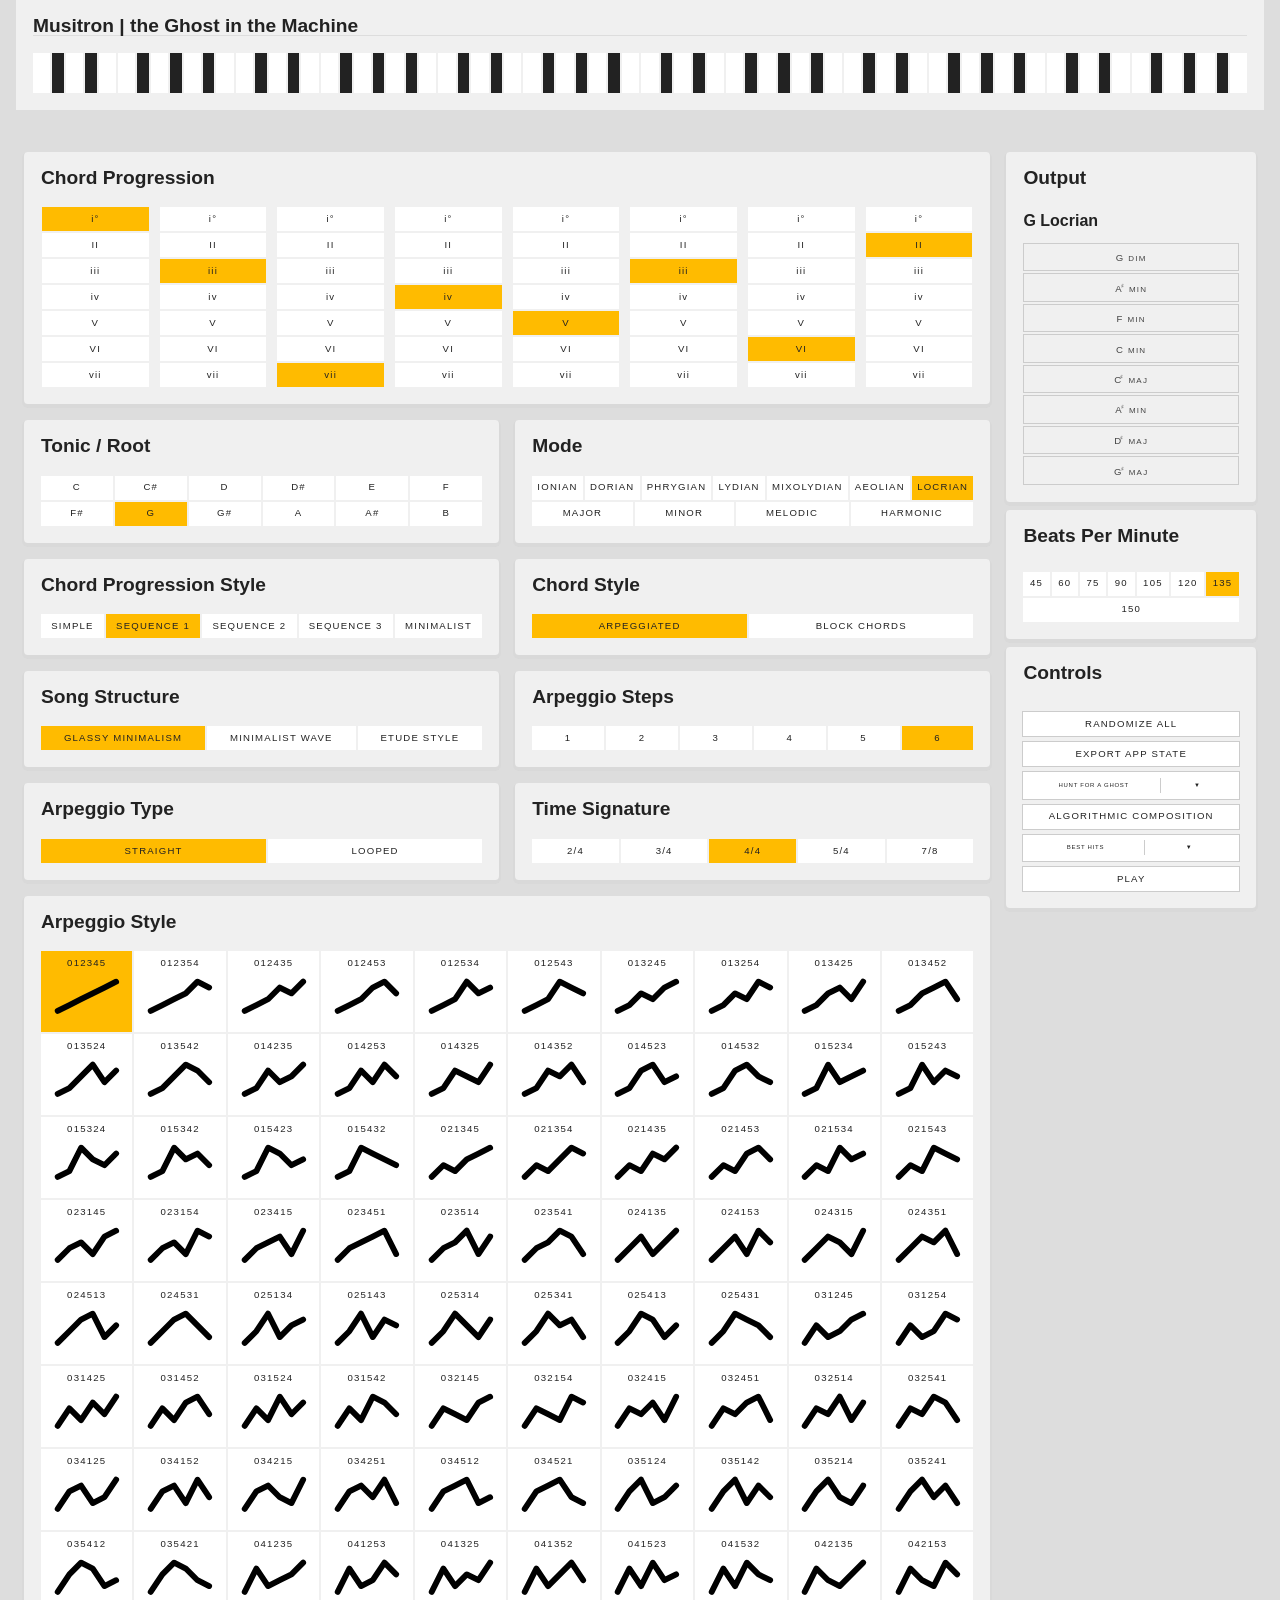
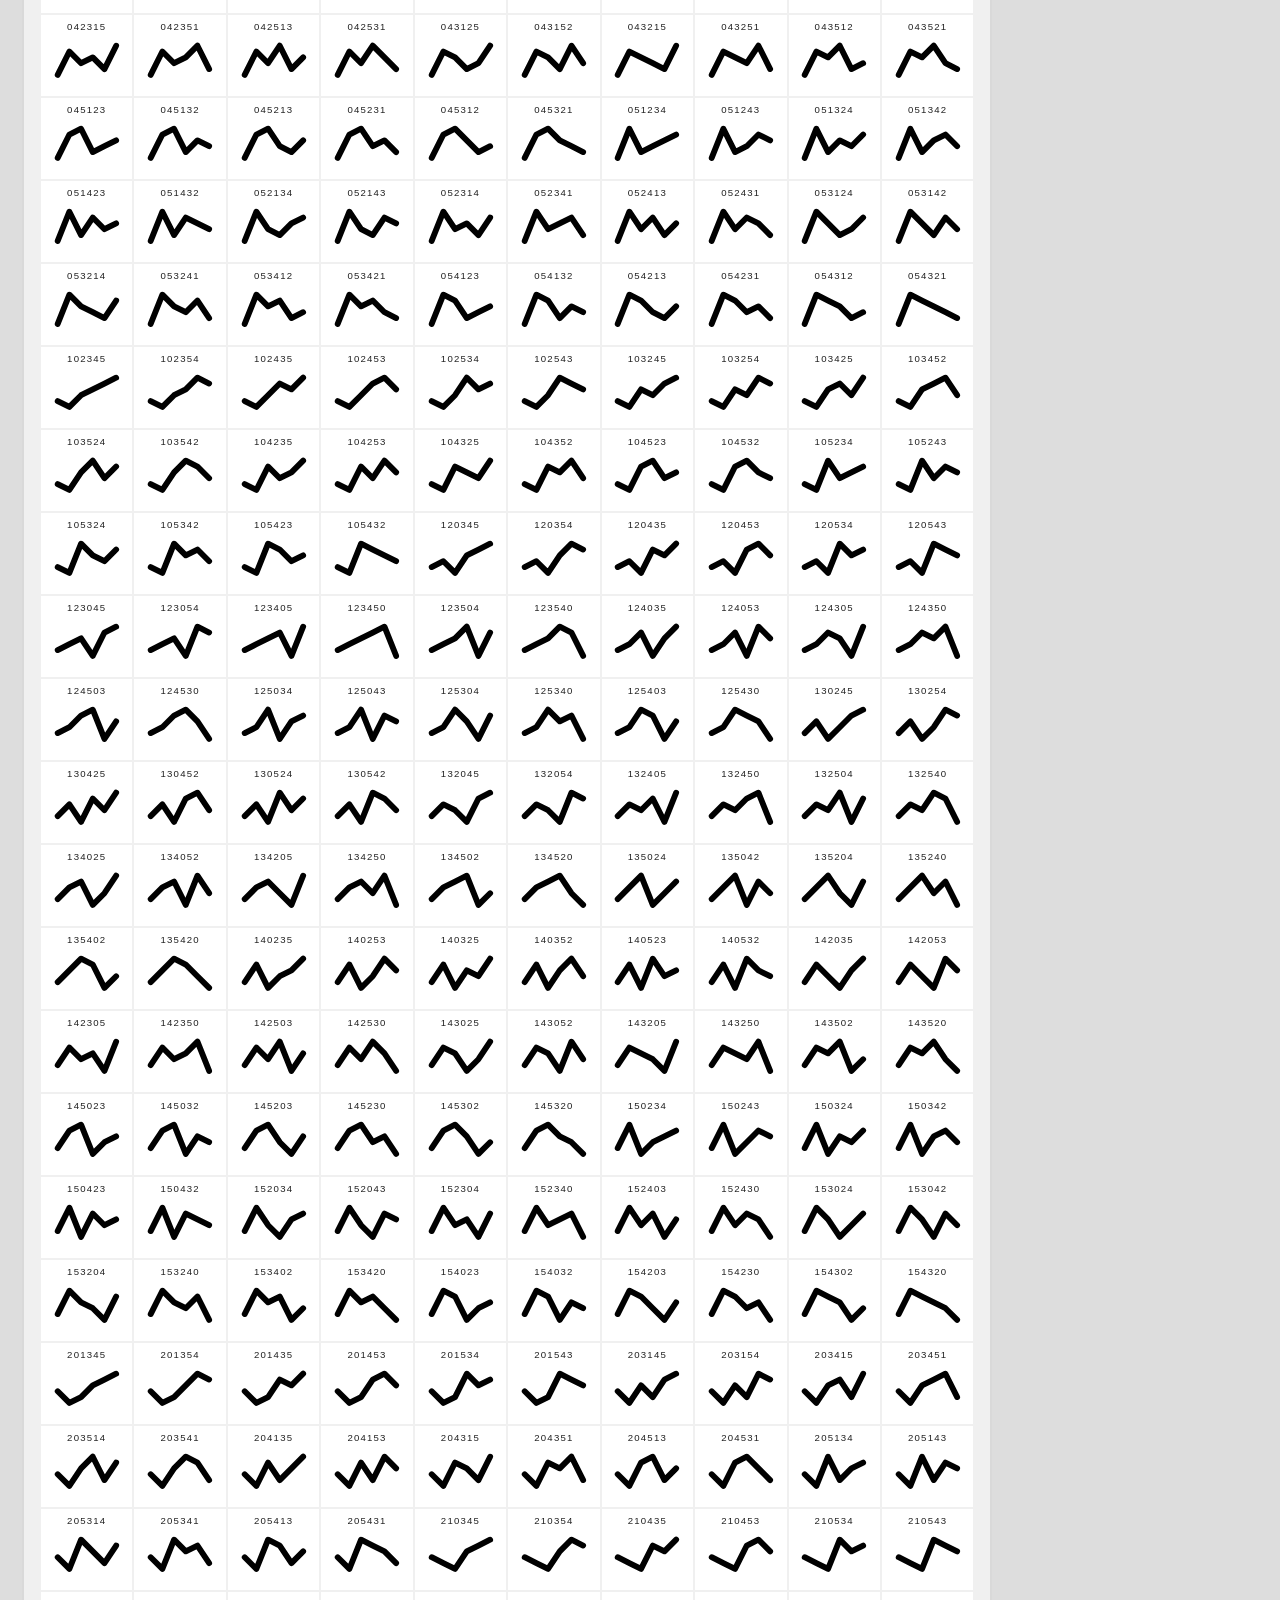
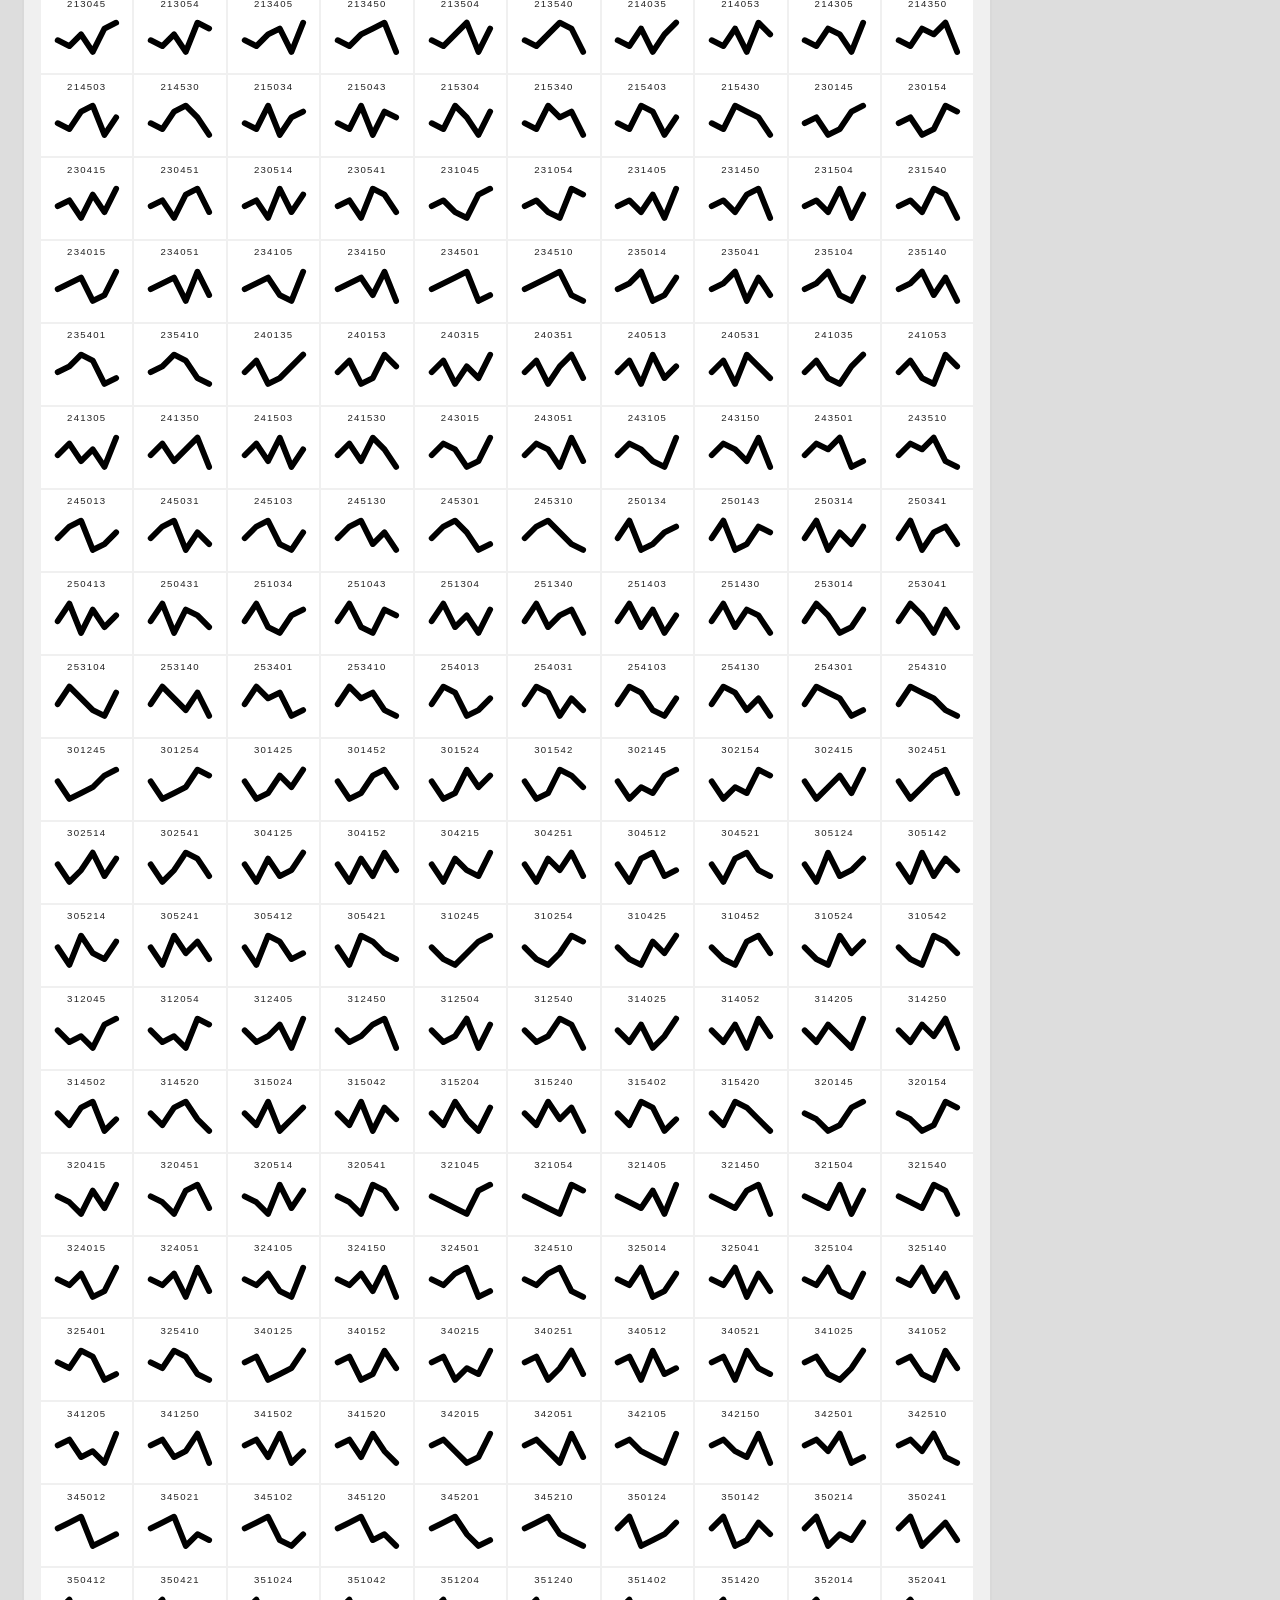
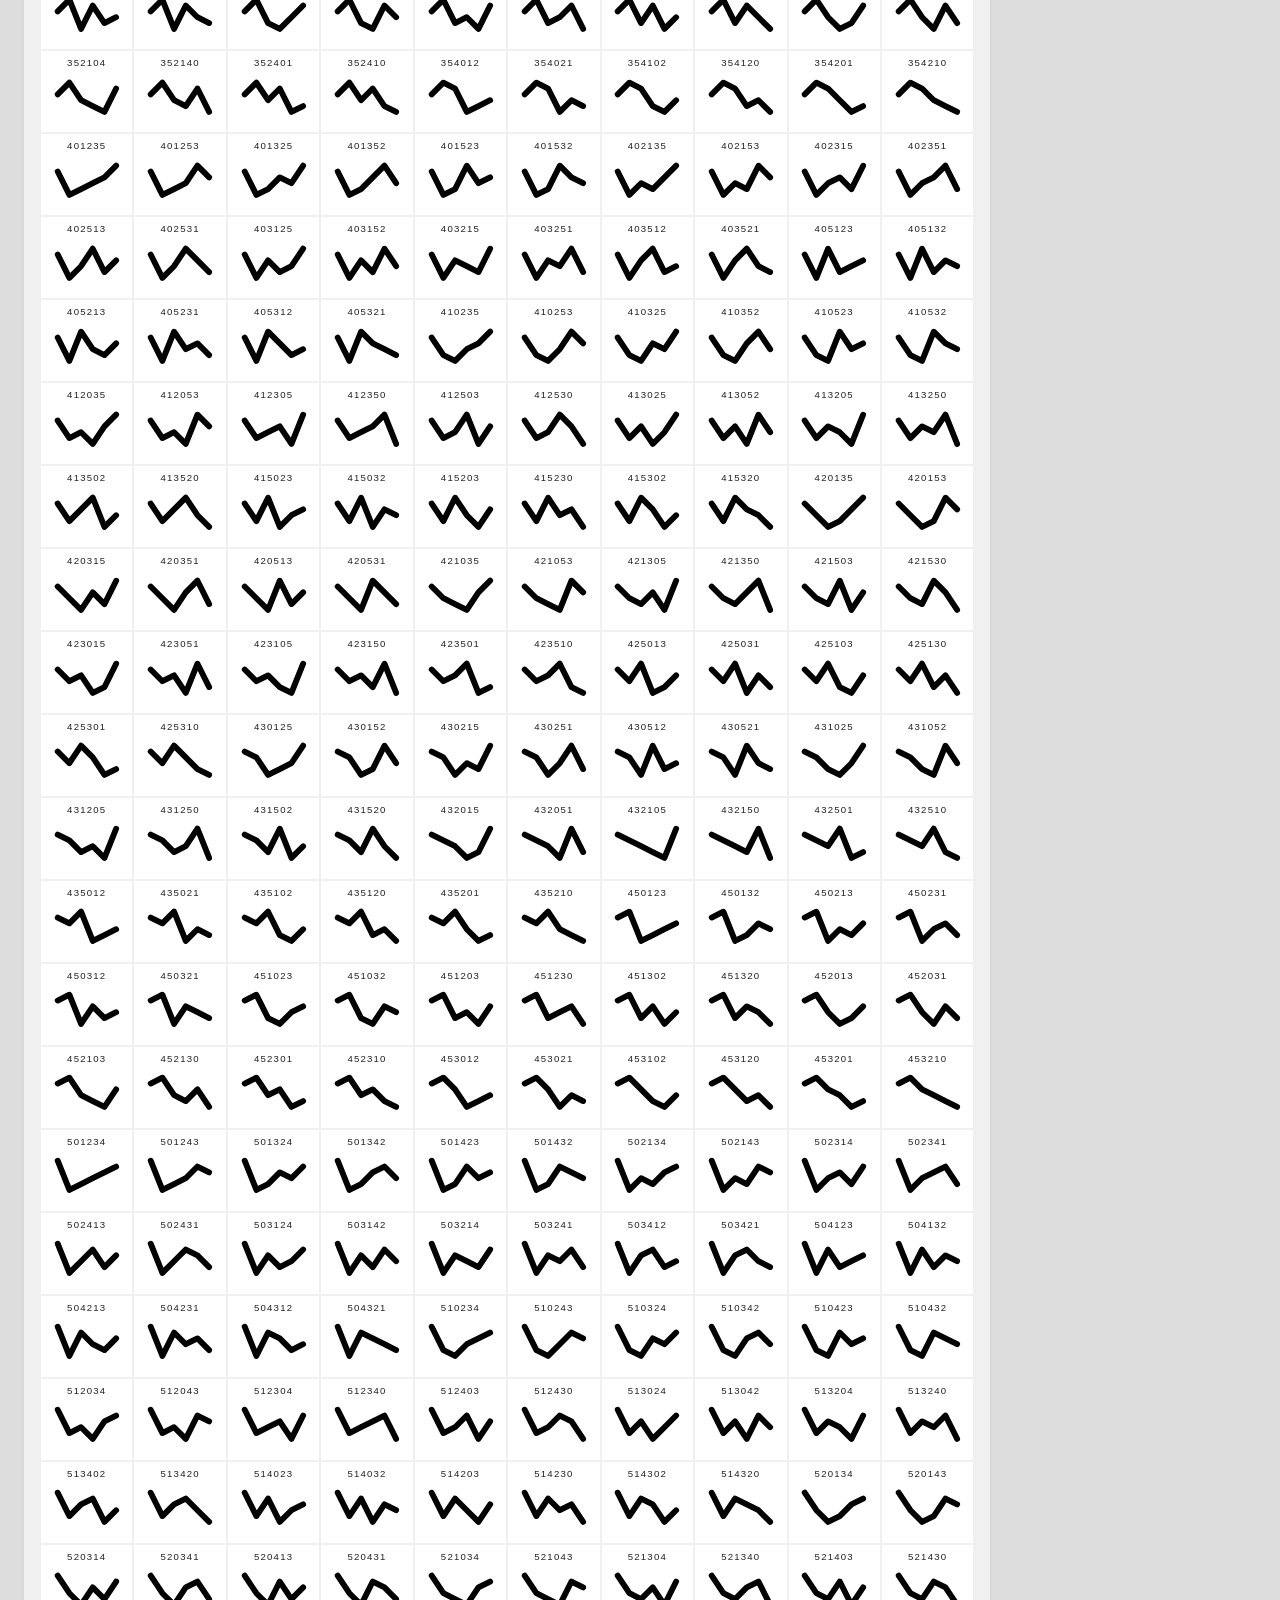
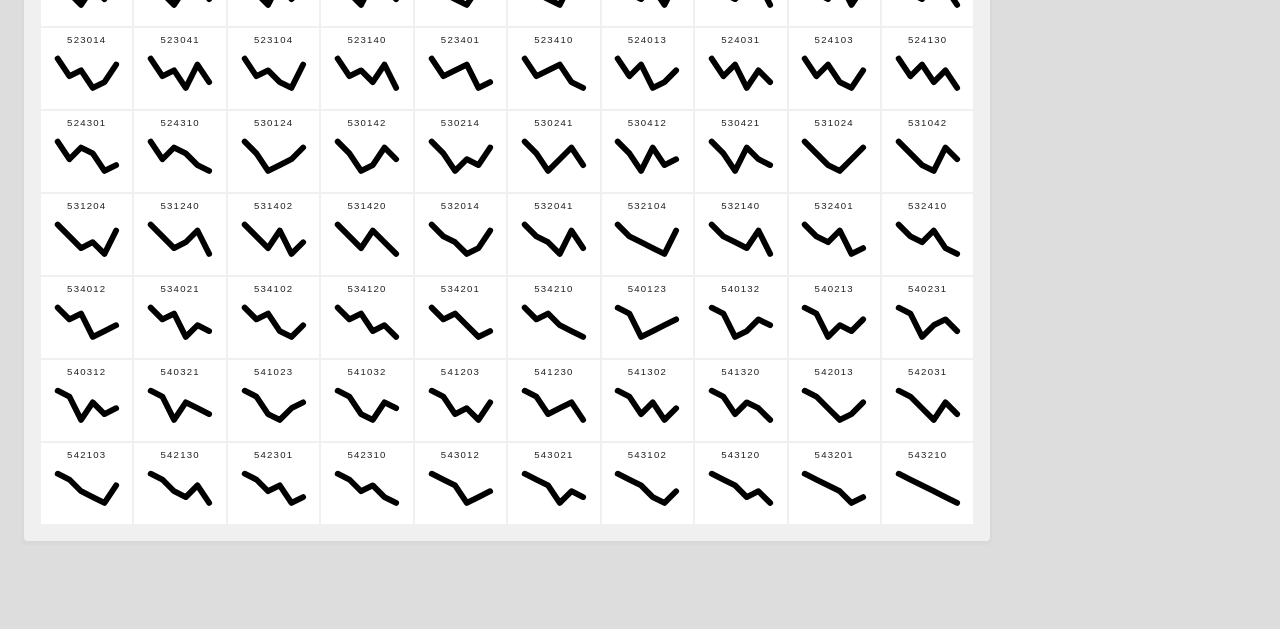
<file: index.html>
<!doctype html>
<html lang="en">
  <head>
    <meta charset="UTF-8" />
    <meta name="viewport" content="width=device-width, initial-scale=1.0" />
    <title>Musitron</title>
    <meta
      name="description"
      content="Advanced web-based minimalist music generator with AI algorithmic compositions, multiple MIDI export options, and sophisticated Philip Glass-inspired techniques."
    />
    <meta
      name="keywords"
      content="music generator, minimalist music, algorithmic composition, AI music, MIDI export, Philip Glass, web audio, Tone.js"
    />

    <!-- Open Graph / Facebook -->
    <meta property="og:type" content="website" />
    <meta property="og:url" content="https://arossti.github.io/musitron/" />
    <meta property="og:title" content="Musitron - Advanced Music Generator" />
    <meta
      property="og:description"
      content="Advanced web-based minimalist music generator with AI algorithmic compositions, multiple MIDI export options, and sophisticated Philip Glass-inspired techniques."
    />

    <!-- Twitter -->
    <meta property="twitter:card" content="summary_large_image" />
    <meta
      property="twitter:url"
      content="https://arossti.github.io/musitron/"
    />
    <meta
      property="twitter:title"
      content="Musitron - Advanced Music Generator"
    />
    <meta
      property="twitter:description"
      content="Advanced web-based minimalist music generator with AI algorithmic compositions, multiple MIDI export options, and sophisticated Philip Glass-inspired techniques."
    />

    <link rel="stylesheet" href="MusicalScale.css" />
  </head>
  <body>
    <article>
      <main id="main">
        <section class="keyboard"></section>
        <section class="chord"></section>
        <section class="keys"></section>
        <section class="modes"></section>
        <section class="progressions"></section>
        <section class="chord-style"></section>
        <section class="song-composer"></section>
        <section class="steps"></section>
        <section class="type"></section>
        <section class="time-signature"></section>
        <section class="patterns"></section>
      </main>
      <aside id="aside">
        <section class="output"></section>
        <section class="bpm"></section>
        <section class="buttons-section">
          <h1>Controls</h1>
        </section>
      </aside>
    </article>

    <!-- Load Tone.js locally - no CDN needed -->
    <script src="Tone.js"></script>

    <!-- Load our MusicalScale.js -->
    <script src="MusicalScale.js"></script>
  </body>
</html>
</file>
<file: MusicalScale.css>
html,
body {
  height: 100%;
}

body {
  background: #ddd;
  color: #222;
  font-family: -apple-system, BlinkMacSystemFont, "Segoe UI", Roboto, "Helvetica Neue", Arial, sans-serif;
  font-weight: 400;
  line-height: 1.5;
}

button {
  padding: 0.5rem 0;
  width: calc(90% - 1rem);
  max-width: 280px;
  transform: translateX(0.5rem);
  border: none;
  text-align: center;
  background: #fb0;
  font-size: 0.8rem;
  color: #222;
  display: block;
  margin: 1rem auto;
  border-radius: 4px;
  animation: none;
  border: 1px solid #222;
  box-shadow: none;
  text-transform: uppercase;
  letter-spacing: 0.125em;
  transition: all 0.3s ease;
  .pause {
    display: none;
  }
  &.active {
    animation: none;
    background: #222;
    border-color: #444;
    box-shadow: none;
    color: white;
    .pause {
      display: block;
    }
    .play {
      display: none;
    }
  }
  &.midi-export {
    background: #fb0;
    color: #222;
    border: 1px solid #222;
    margin: 0.5rem auto;
    box-shadow: none;
    animation: none;
    &:hover:not(:disabled) {
      background: #e5a000;
      box-shadow: none;
      transform: translateX(0.5rem);
    }
    &:disabled {
      background: #ccc;
      border-color: #aaa;
      color: #888;
      cursor: not-allowed;
      animation: none;
      box-shadow: none;
      transform: translateX(0.5rem);
    }
  }
  &.randomizer {
    background: #fb0;
    color: #222;
    border: 1px solid #222;
    margin: 0.5rem auto;
    font-size: 1rem;
    box-shadow: none;
    animation: none;
    &:hover:not(:disabled) {
      background: #e5a000;
      box-shadow: none;
      transform: translateX(0.5rem);
    }
    &:disabled {
      background: #ccc;
      border-color: #aaa;
      color: #888;
      cursor: not-allowed;
      animation: none;
      box-shadow: none;
      transform: translateX(0.5rem);
    }
  }

  &.claude-preview {
    background: #fb0;
    color: #222;
    border: 1px solid #222;
    animation: none;
    font-size: 1rem;
    white-space: nowrap;
    overflow: hidden;
    text-overflow: ellipsis;
    box-shadow: none;
    &:hover:not(:disabled) {
      background: #e5a000;
      box-shadow: none;
      transform: none;
    }
    &:disabled {
      background: #ccc;
      border-color: #aaa;
      color: #888;
      cursor: not-allowed;
      animation: none;
      box-shadow: none;
    }
  }

  &.claude-dropdown {
    background: #fb0;
    color: #222;
    border: 1px solid #222;
    animation: none;
    display: flex;
    align-items: center;
    justify-content: center;
    box-shadow: none;
    &:hover:not(:disabled) {
      background: #e5a000;
      box-shadow: none;
      transform: none;
    }
    &:disabled {
      background: #ccc;
      border-color: #aaa;
      color: #888;
      cursor: not-allowed;
      animation: none;
      box-shadow: none;
    }
  }
}

@keyframes subtleGlow {
  0% {
    box-shadow:
      0px 0px 6px rgba(251, 188, 0, 0.2),
      0px 2px 4px rgba(0, 0, 0, 0.1);
  }
  50% {
    box-shadow:
      0px 0px 18px rgba(251, 188, 0, 0.6),
      0px 2px 8px rgba(0, 0, 0, 0.2);
  }
  100% {
    box-shadow:
      0px 0px 6px rgba(251, 188, 0, 0.2),
      0px 2px 4px rgba(0, 0, 0, 0.1);
  }
}

@keyframes activeGlow {
  0% {
    box-shadow:
      0px 0px 10px rgba(34, 34, 34, 0.5),
      0px 2px 4px rgba(0, 0, 0, 0.2);
  }
  50% {
    box-shadow:
      0px 0px 25px rgba(34, 34, 34, 0.9),
      0px 2px 10px rgba(0, 0, 0, 0.4);
  }
  100% {
    box-shadow:
      0px 0px 10px rgba(34, 34, 34, 0.5),
      0px 2px 4px rgba(0, 0, 0, 0.2);
  }
}

.buttons-section {
  display: flex;
  flex-direction: column;
  gap: 0.25rem; /* tighter spacing */
}
.buttons-section > button,
.buttons-section > div:not(.native-audio-player) {
  margin: 0 !important;
  transform: none !important;
  width: 100%;
  max-width: none;
}
.control-item, .control-item-split {
  box-sizing: border-box;
  cursor: pointer;
  text-align: center;
  padding: 0.5em;
  margin: 1px;
  background: white;
  font-size: 0.6em;
  text-transform: uppercase;
  letter-spacing: 0.125em;
  border: 1px solid #ccc;
  display: flex;
  align-items: center;
  justify-content: center;
  
  /* Add play/pause visibility control for div-based play buttons */
  .pause {
    display: none;
  }
}
.control-item:hover, .control-item-split:hover {
  background: #fb0;
}
.control-item.active, .control-item-split.active {
    background: #222;
    color: white;
    
    /* Show pause, hide play when active */
    .pause {
      display: block;
    }
    .play {
      display: none;
    }
}
.control-item.disabled, .control-item-split.disabled {
  background: #ccc !important;
  color: #888 !important;
  cursor: not-allowed !important;
  pointer-events: none;
}
.control-item-split {
  padding: 0;
  position: relative;
}
.control-item-split-main {
  padding: 0.5em;
  flex-grow: 1;
}
.control-item-split-dropdown {
  padding: 0.5em;
  width: 20px;
  border-left: 1px solid #ccc;
}
.keyboard {
  position: fixed;
  top: 0;
  margin: 0;
  left: 50%;
  z-index: 2;
  width: calc(100% - 2rem);
  max-width: calc(1400px - 1rem);
  border-bottom: 4px solid #ddd;
  transform: translateX(-50%);
  background: #f0f0f0; /* Add background like other sections */
  padding-top: 1rem; /* Add top padding like other sections */
  
  /* Style the title properly */
  h1 {
    background: #f0f0f0;
    margin-top: 0; /* Match other sections exactly */
    margin-left: 1px; /* Match other sections' left alignment */
    margin-right: 1px; /* Match other sections' right alignment */
    margin-bottom: 1rem; /* Space between title and piano keys */
    padding: 0; /* No padding, just like other h1 elements */
    font-size: 1.2em;
    text-align: left; /* Left-align like other sections */
    border-bottom: 1px solid #ddd;
    color: #222;
    font-weight: bold;
    width: calc(100% - 2px); /* Account for left/right margins */
    box-sizing: border-box;
    line-height: 1; /* Match other sections */
    flex-basis: 100%; /* Match other sections */
  }

  div {
    background: #fff;
    height: 40px;
    flex: 3;
    margin: 1px;
    &[class*="is"] {
      flex: 2;
      background: #222;
    }
    &.active-b,
    &.active-t {
      background: #fb0;
      &[class*="is"] {
        background: darken(#fb0, 20%);
      }
    }
  }
}

article {
  max-width: 1400px;
  display: flex;
  flex-direction: column;
  padding-top: calc(40px + 3rem + 3rem); /* Updated for keyboard top padding + title + title margin */
  padding-bottom: 5rem;
  width: calc(100% - 1rem);
  margin: 0 auto;
  overflow: visible;
}

main,
aside {
  width: 100%;
}

aside,
main {
  display: flex;
  justify-content: space-between;
  flex-wrap: wrap;
  overflow: visible;
}

aside {
  section {
    width: 100%;
  }
}

@media (min-width: 800px) {
  article {
    flex-direction: row;
  }
  main {
    width: calc(80% - 1rem);
    order: 1;
  }
  aside {
    display: block;
    order: 2;
    width: 20%;
    margin-right: 1rem;
    .output {
      h1,
      h2 {
        flex-basis: auto;
      }
      flex-direction: column;
    }
  }
}

section {
  width: 100%;
  margin: 0.5rem;
  display: flex;
  flex-wrap: wrap;
  box-sizing: border-box;
  background: #f0f0f0;
  padding: 1rem;
  h1,
  h2 {
    margin-top: 0;
    flex-basis: 100%;
    margin-left: 1px;
    margin-right: 1px;
    line-height: 1;
    text-align: left;
  }
  h1 {
    font-size: 1.2em;
  }
  h2 {
    font-size: 1em;
  }
  > span {
    flex: 1;
    box-sizing: border-box;
    text-align: center;
    padding: 0.5em;
    margin: 1px;
    border: 1px solid #ccc;
    color: #444;
    font-size: 0.6em;
    text-transform: uppercase;
    letter-spacing: 0.125em;
    padding-top: 0.75em;
    sup {
      font-size: 0.6em;
      margin-left: -2px;
    }
  }
  &:not(.keyboard) {
    margin: 0.5rem;
    border-radius: 4px;
    box-shadow: 0px 2px 0px 2px #d9d9d9;

    div {
      box-sizing: border-box;
      cursor: pointer;
      text-align: center;
      padding: 0.5em;
      margin: 1px;
      background: white;
      font-size: 0.6em;
      text-transform: uppercase;
      letter-spacing: 0.125em;
      flex: 1 0 auto;

      &:hover {
        background: #ccc;
      }
      &[class$="-current"] {
        background: #fb0;
        pointer-events: none;
      }
    }
  }
  &.chord {
    > div {
      background: transparent;
      padding: 0;
      margin-top: 0;
      margin-bottom: 0;
      display: flex;
      flex-direction: column;
      font-size: 1em;
      + div {
        margin-left: 0.5em;
      }
      &:hover {
        background: transparent;
      }
      &.active {
        box-shadow: 0px 0px 0px 1px #fb0;
      }
      div {
        flex: 1;
        background: white;
        text-transform: none;
      }
    }
  }
  &.keys {
    div {
      flex-basis: calc(16.66% - 2px);
      sup {
        pointer-events: none;
        font-size: 0.6em;
      }
    }
  }
  &.patterns {
    align-content: center;
    div {
      max-width: 20%;
      flex-basis: 20%;
      flex-basis: calc(16.66% - 2px);
    }
    @media (min-width: 800px) {
      div {
        max-width: 20%;
      }
      &.patterns-720 > div {
        flex-basis: calc(10% - 2px);
      }
      &.patterns-120 > div {
        flex-basis: calc(12% - 2px);
      }
      &.patterns-24 > div {
        flex-basis: calc(12% - 2px);
      }
      &.patterns-6 > div {
        flex-basis: calc(10% - 2px);
      }
    }
  }

  @media (min-width: 800px) {
    /* grid */
    &.chord {
      flex-basis: calc(100% - 1rem);
    }
    &.keys,
    &.modes,
    &.steps,
    &.type,
    &.progressions,
    &.chord-style,
    &.song-composer,
    &.time-signature {
      flex-basis: calc(50% - 1rem);
    }
  }

  &.chord > div,
  &.bpm,
  &.keys,
  &.modes,
  &.steps,
  &.type,
  &.progressions,
  &.chord-style,
  &.song-composer,
  &.time-signature {
    > div {
      display: flex;
      align-items: center;
      justify-content: center;
      text-align: center;
    }
  }
}

svg {
  width: 100%;
  height: auto;
  pointer-events: none;
  polyline {
    fill: none;
    stroke: black;
    stroke-linecap: round;
    stroke-linejoin: round;
  }
}

.progress-info {
  background: rgba(52, 73, 94, 0.9);
  color: white;
  padding: 1rem;
  margin: 0.5rem auto;
  border-radius: 4px;
  text-align: center;
  width: calc(90% - 1rem);
  max-width: 280px;
  transform: translateX(0.5rem);
  z-index: 50;
  position: relative;

  h3 {
    margin: 0 0 0.5rem 0;
    font-size: 1rem;
    color: #f39c12;
  }

  p {
    margin: 0;
    font-size: 0.8rem;
    opacity: 0.8;
  }
}

/* Hunt for a Ghost display styling - matches app theme */
.progress-info.hunt-for-ghost-info {
  background: #f0f0f0 !important; /* Match section background */
  color: #222 !important; /* Match app text color */
  border: 1px solid #ccc !important; /* Match app border style */
  border-radius: 4px; /* Keep rounded corners */
  box-shadow: 0px 2px 0px 2px #d9d9d9 !important; /* Match section shadow */
  font-family: -apple-system, BlinkMacSystemFont, "Segoe UI", Roboto, "Helvetica Neue", Arial, sans-serif !important; /* Match app font */
}

.progress-info.hunt-for-ghost-info h3 {
  color: #222 !important; /* Match app heading color */
  font-size: 1.2em !important; /* Match section h1 size */
  font-weight: bold !important; /* Match section heading weight */
  margin: 0 0 0.5rem 0 !important;
  text-transform: none !important; /* Don't uppercase main heading */
}

.progress-info.hunt-for-ghost-info p {
  color: #222 !important; /* Match app text color */
  font-size: 0.6em !important; /* Match section font size */
  text-transform: uppercase !important; /* Match section text style */
  letter-spacing: 0.125em !important; /* Match section letter spacing */
  opacity: 1 !important; /* Full opacity like rest of app */
  margin: 0.25rem 0 !important;
}

.progress-info.hunt-for-ghost-info strong {
  color: #fb0 !important; /* Use app accent color for highlights */
  font-weight: bold !important;
}

/* Claude's dropdown menu styling */
.claude-dropdown-menu {
  position: absolute !important;
  z-index: 9999 !important;
  background: #f0f0f0 !important;
  border: 1px solid #222 !important;
  border-radius: 4px;
  box-shadow: none !important;
  overflow: hidden;
  top: 100% !important;
  left: 0 !important;
  width: 100% !important;
  margin-top: 2px !important;
}

.claude-dropdown-option {
  padding: 0.75rem 1rem !important;
  color: #222 !important;
  font-weight: normal !important;
  background: transparent !important;
  cursor: pointer;
  font-size: 0.8rem !important;
  transition: background 0.2s ease;
  border-bottom: 1px solid #ddd !important;
  display: flex !important;
  align-items: center;
  justify-content: center;
}

.claude-dropdown-option * {
  color: #222 !important;
  font-weight: normal !important;
}

.claude-dropdown-option:hover {
  background: #fb0 !important;
}

.claude-dropdown-option:last-child {
  border-bottom: none !important;
}

/* Best Hits dropdown styling */
button.best-hits {
  background: #fb0;
  color: #222;
  border: 1px solid #222;
  animation: none;
  font-size: 1rem;
  white-space: nowrap;
  overflow: hidden;
  text-overflow: ellipsis;
  box-shadow: none;
}

button.best-hits:hover:not(:disabled) {
  background: #e5a000;
  box-shadow: none;
  transform: translateX(0.5rem);
}

button.best-hits:disabled {
  background: #ccc;
  border-color: #aaa;
  color: #888;
  cursor: not-allowed;
  animation: none;
  box-shadow: none;
  transform: translateX(0.5rem);
}

button.best-hits-dropdown {
  background: #fb0;
  color: #222;
  border: 1px solid #222;
  animation: none;
  display: flex;
  align-items: center;
  justify-content: center;
  box-shadow: none;
}

button.best-hits-dropdown:hover:not(:disabled) {
  background: #e5a000;
  box-shadow: none;
  transform: none;
}

button.best-hits-dropdown:disabled {
  background: #ccc;
  border-color: #aaa;
  color: #888;
  cursor: not-allowed;
  animation: none;
  box-shadow: none;
}

.best-hits-dropdown-menu {
  position: absolute !important;
  z-index: 99999 !important;
  background: #f0f0f0 !important;
  border: 1px solid #222 !important;
  border-radius: 4px;
  box-shadow: none !important;
  overflow: hidden;
  top: 100% !important;
  left: 0 !important;
  width: 100% !important;
  margin-top: 2px !important;
  transform: translateZ(0);
  backface-visibility: hidden;
}

.best-hits-section {
  position: relative;
  z-index: 10;
}

.best-hits-dropdown-option {
  padding: 0.75rem 1rem !important;
  color: #222 !important;
  cursor: pointer;
  font-size: 0.8rem !important;
  font-weight: normal !important;
  transition: background 0.2s ease;
  border-bottom: 1px solid #ddd !important;
  display: flex !important;
  align-items: center;
  justify-content: space-between;
  background: transparent !important;
}

.best-hits-dropdown-option * {
  color: #222 !important;
  font-weight: normal !important;
}

.best-hits-dropdown-option span {
  color: #222 !important;
  font-weight: normal !important;
}

.best-hits-dropdown-option:hover {
  background: #fb0 !important;
}

.best-hits-dropdown-option:last-child {
  border-bottom: none !important;
}

.best-hits-dropdown-option.playing {
  background: #fb0 !important;
  font-weight: bold !important;
}

.best-hits-dropdown-option .play-status {
  font-size: 0.8rem;
  opacity: 0.8;
  margin-left: 0.5rem;
  color: #f39c12 !important;
}

.best-hits-dropdown-option.playing .play-status {
  color: #222 !important;
}

.audio-player-info {
  background: rgba(39, 174, 96, 0.9);
  color: white;
  padding: 0.5rem 1rem;
  margin: 0.5rem auto;
  border-radius: 4px;
  text-align: center;
  width: calc(90% - 1rem);
  max-width: 280px;
  transform: translateX(0.5rem);
  z-index: 50;
  position: relative;
  font-size: 0.8rem;
  display: none;
}

.audio-player-info.playing {
  display: block;
}

.audio-player-info .song-title {
  font-weight: bold;
  margin-bottom: 0.25rem;
}

.audio-player-info .controls {
  display: flex;
  align-items: center;
  justify-content: space-between;
  margin-top: 0.5rem;
}

.audio-player-info .time-display {
  font-size: 0.7rem;
  opacity: 0.8;
}

/* Native Audio Player Styling */
.native-audio-player {
  /* All styling handled inline in JavaScript for simplicity */
}
</file>
